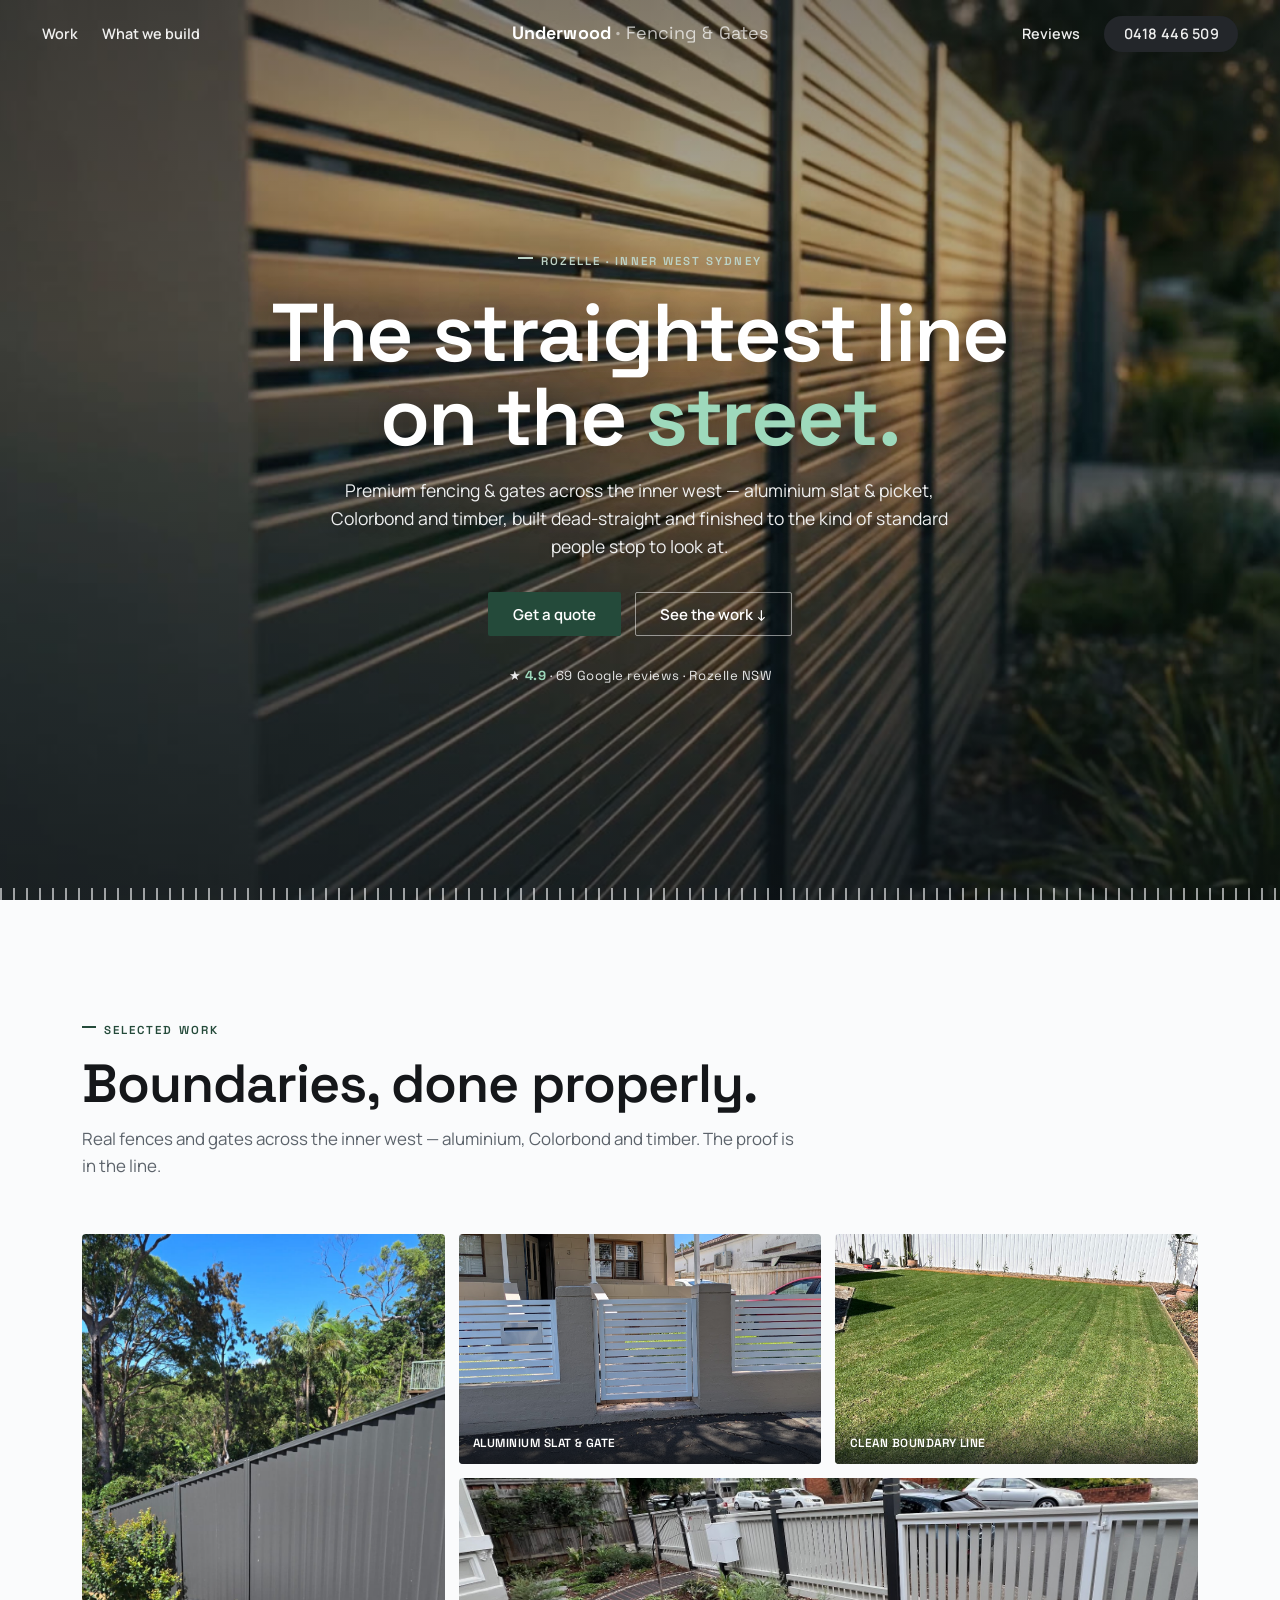
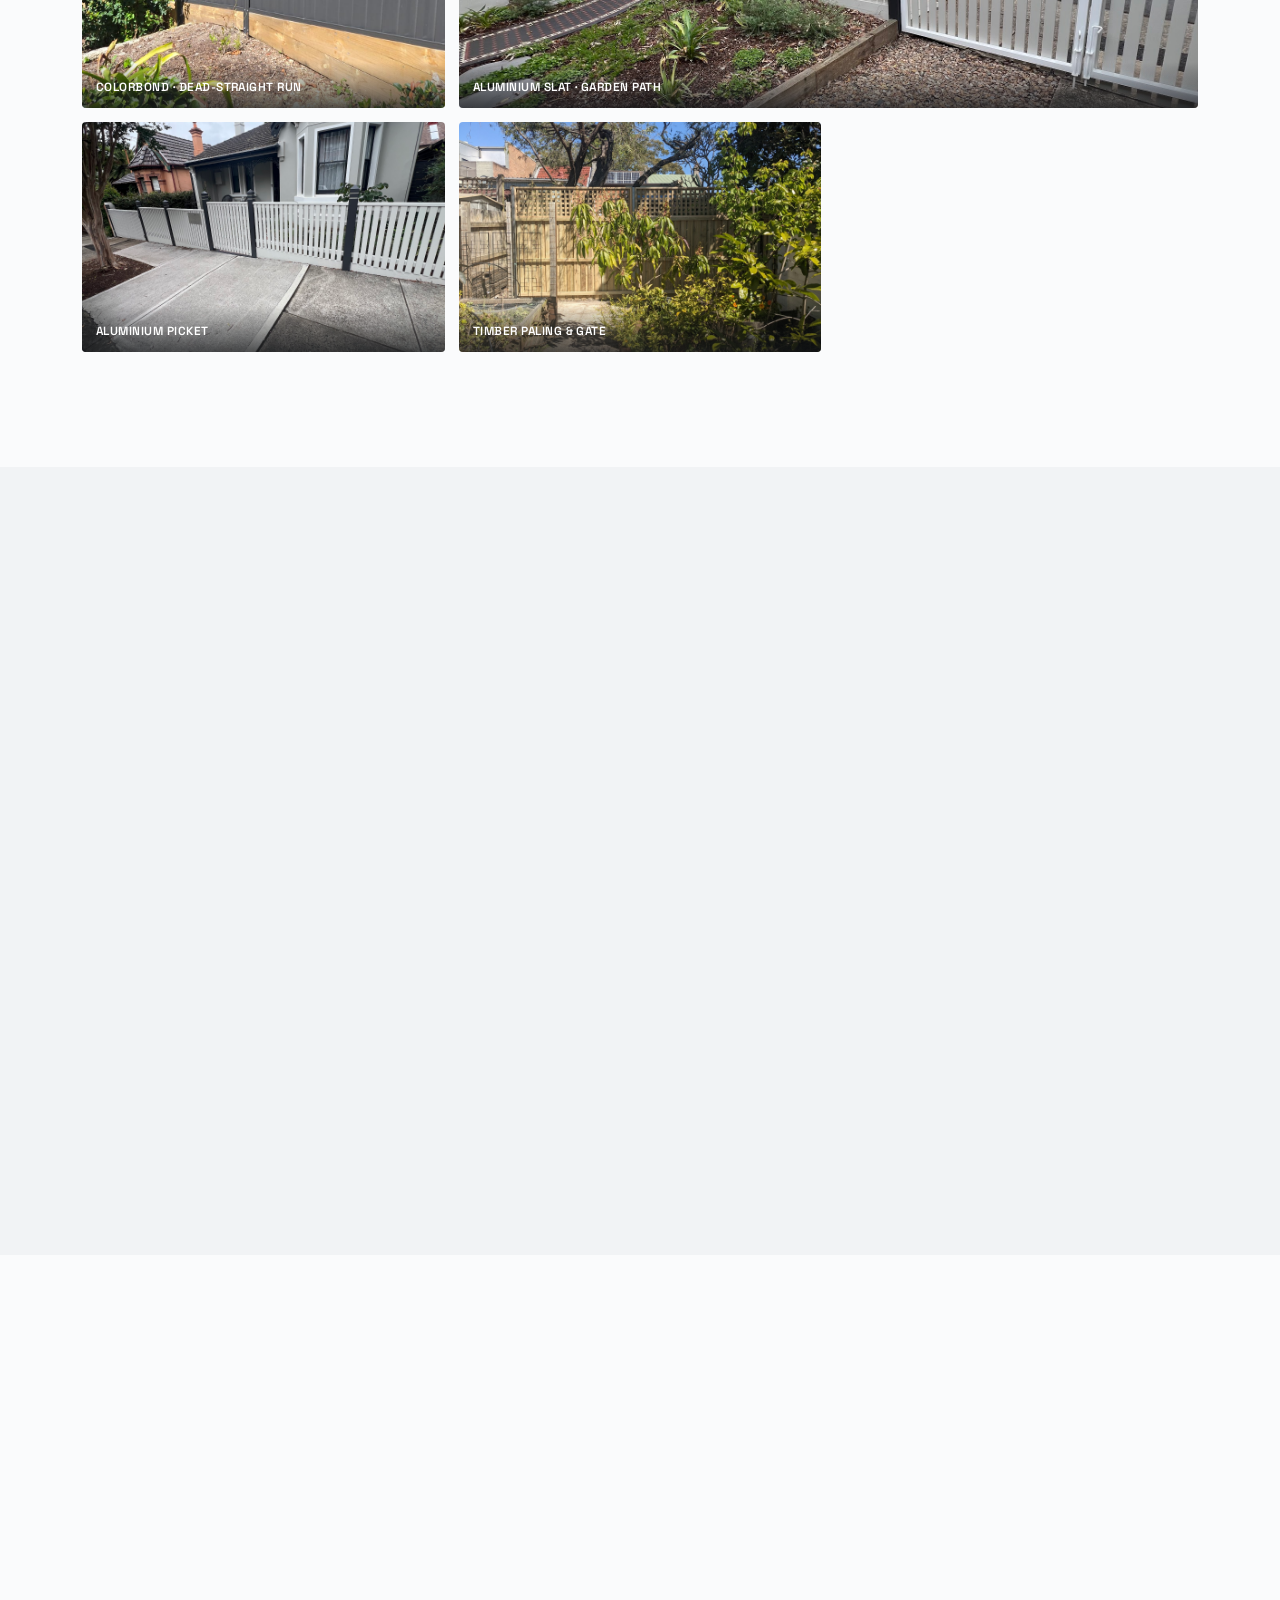
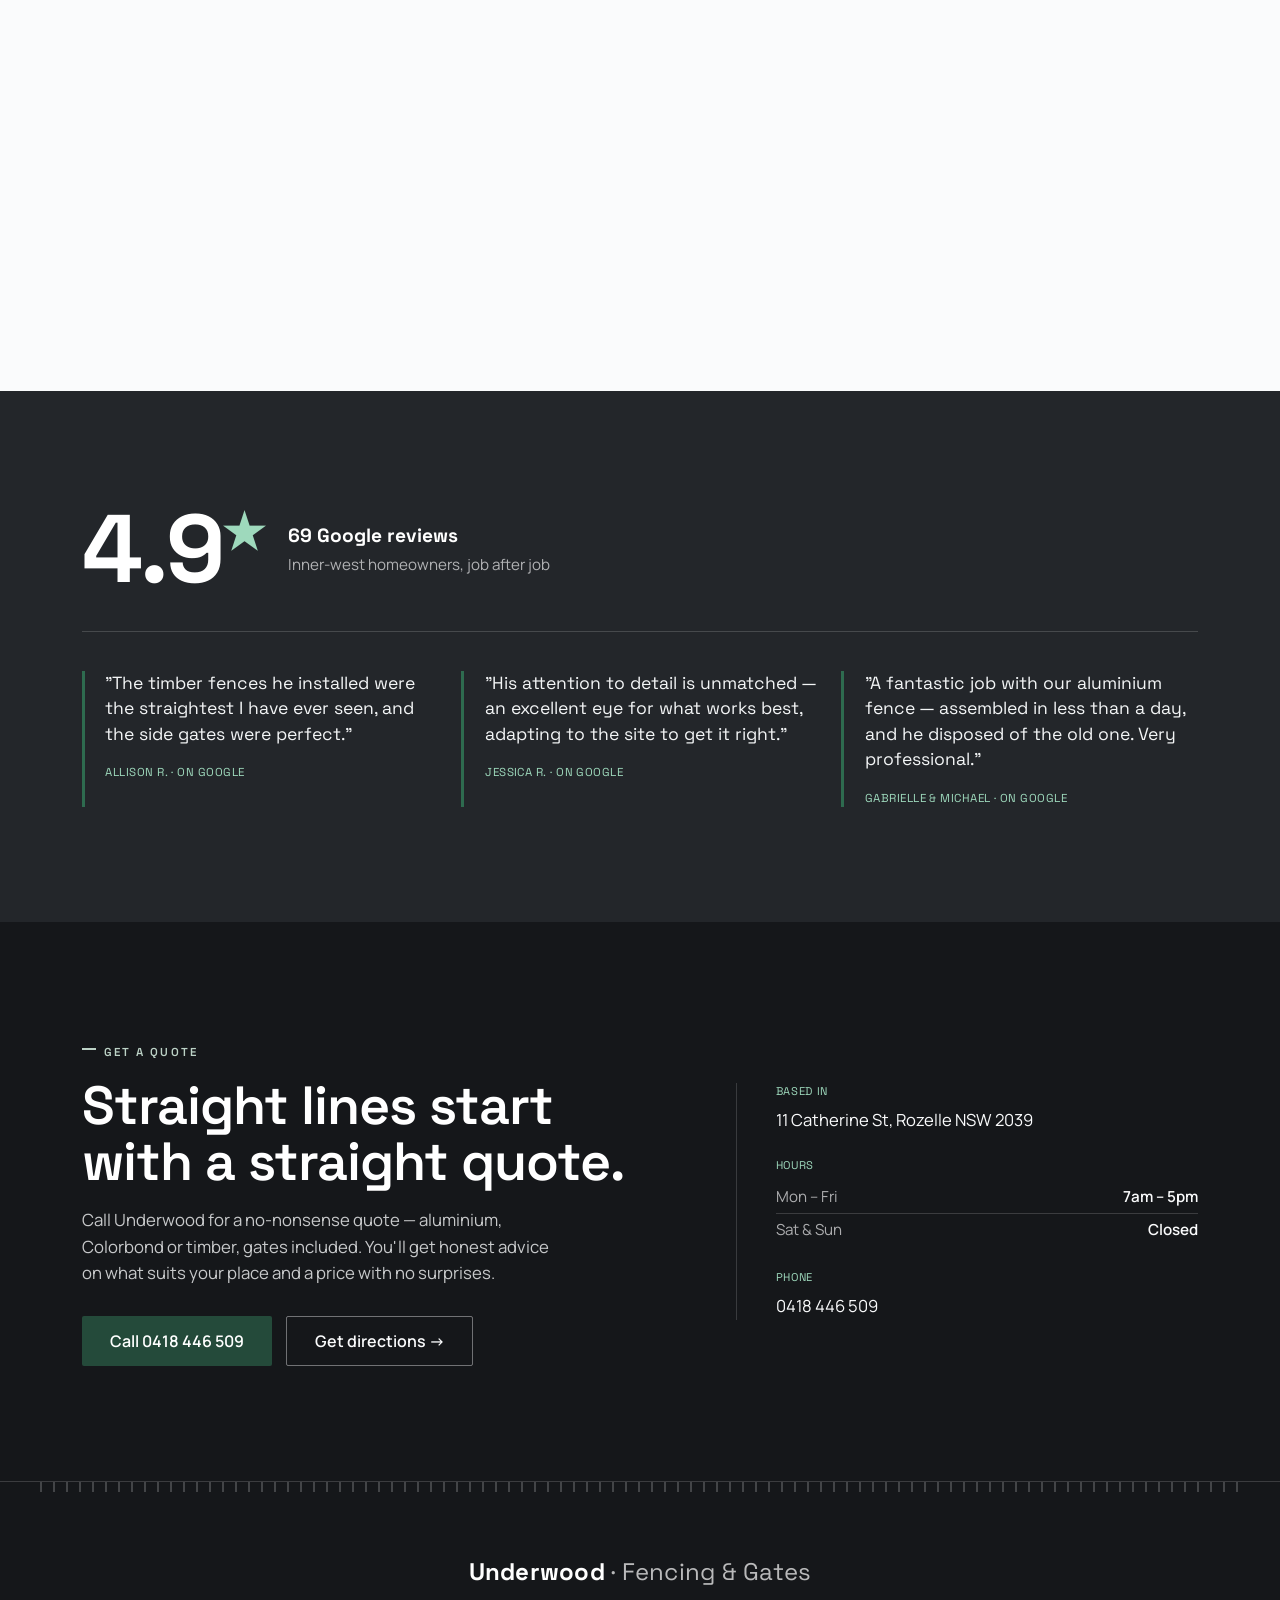
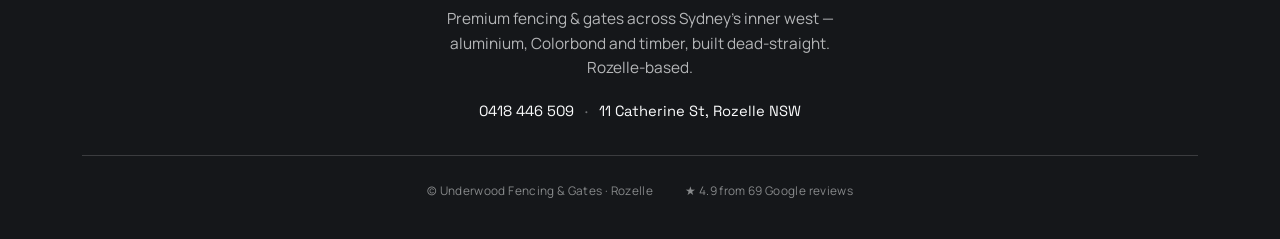
<file: index.html>
<!doctype html>
<html lang="en">
<head>
<meta charset="utf-8">
<meta name="viewport" content="width=device-width,initial-scale=1">
<meta name="robots" content="noindex,nofollow">
<title>Underwood Fencing &amp; Gates · Rozelle — premium aluminium, Colorbond &amp; timber fencing</title>
<meta name="description" content="Underwood Fencing &amp; Gates, Rozelle. Premium fencing &amp; gates across Sydney's inner west — aluminium slat &amp; picket, Colorbond, timber paling, side &amp; driveway gates. Meticulous, dead-straight lines. 4.9★ from 69 Google reviews. Call 0418 446 509.">
<link rel="preconnect" href="https://fonts.googleapis.com">
<link rel="preconnect" href="https://fonts.gstatic.com" crossorigin>
<link href="https://fonts.googleapis.com/css2?family=Space+Grotesk:wght@400;500;600;700&family=Manrope:wght@400;500;600;700;800&display=swap" rel="stylesheet">
<link rel="stylesheet" href="tokens.css">
<link rel="stylesheet" href="styles.css?v=2">
</head>
<body>

<!-- NAV · centred-logo -->
<nav class="nav" id="nav">
  <div class="nav-side nav-left">
    <a href="#work">Work</a>
    <a href="#materials">What we build</a>
  </div>
  <a class="wordmark" href="#top">Underwood<span class="amp"> · </span><span class="mk">Fencing &amp; Gates</span></a>
  <div class="nav-side nav-right">
    <a href="#reviews">Reviews</a>
    <a class="btn btn-pill" href="tel:+61418446509">0418 446 509</a>
  </div>
  <button class="nav-toggle" id="navToggle" aria-label="Menu"><span></span><span></span><span></span></button>
  <div class="nav-drawer" id="navDrawer">
    <a href="#work">Work</a>
    <a href="#materials">What we build</a>
    <a href="#reviews">Reviews</a>
    <a href="#visit">Visit</a>
    <a class="btn btn-pill" href="tel:+61418446509">Call 0418 446 509</a>
  </div>
</nav>

<!-- HERO · full-bleed cinematic fence-line video -->
<header class="hero" id="top">
  <div class="hero-media">
    <video autoplay muted loop playsinline poster="assets/images/hero-poster.jpg">
      <source src="assets/video/hero.mp4?v=1" type="video/mp4">
    </video>
  </div>
  <div class="wrap hero-inner">
    <span class="kicker light">Rozelle · Inner West Sydney</span>
    <h1>The straightest line<br>on the <span class="hl">street.</span></h1>
    <p class="sub">Premium fencing &amp; gates across the inner west — aluminium slat &amp; picket, Colorbond and timber, built dead-straight and finished to the kind of standard people stop to look at.</p>
    <div class="hero-cta">
      <a class="btn btn-primary" href="tel:+61418446509">Get a quote</a>
      <a class="btn btn-ghost" href="#work">See the work ↓</a>
    </div>
    <div class="rating-row">★ <b>4.9</b> · 69 Google reviews · Rozelle NSW</div>
  </div>
  <div class="slats" aria-hidden="true"></div>
</header>

<!-- WORK · gallery (the premium portfolio leads) -->
<section class="sec work" id="work">
  <div class="wrap">
    <div class="sec-head reveal">
      <span class="kicker">Selected work</span>
      <h2>Boundaries, done properly.</h2>
      <p>Real fences and gates across the inner west — aluminium, Colorbond and timber. The proof is in the line.</p>
    </div>
  </div>
  <div class="wrap">
    <div class="gallery reveal d1">
      <figure class="g-tall"><img src="assets/images/colorbond-charcoal.jpg" alt="Long dead-straight charcoal Colorbond fence beside a garden" loading="lazy"><figcaption>Colorbond · dead-straight run</figcaption></figure>
      <figure><img src="assets/images/aluminium-slat-gate.jpg" alt="White aluminium slat fence and gate at a heritage cottage" loading="lazy"><figcaption>Aluminium slat &amp; gate</figcaption></figure>
      <figure><img src="assets/images/fence-lawn.jpg" alt="Crisp white fence along a freshly mown lawn" loading="lazy"><figcaption>Clean boundary line</figcaption></figure>
      <figure class="g-wide"><img src="assets/images/aluminium-slat-path.jpg" alt="White aluminium slat fence along a garden path" loading="lazy"><figcaption>Aluminium slat · garden path</figcaption></figure>
      <figure><img src="assets/images/aluminium-picket.jpg" alt="White aluminium picket fence along a driveway" loading="lazy"><figcaption>Aluminium picket</figcaption></figure>
      <figure><img src="assets/images/timber-paling.jpg" alt="Timber paling fence with a lattice-topped gate" loading="lazy"><figcaption>Timber paling &amp; gate</figcaption></figure>
    </div>
  </div>
</section>

<!-- MATERIALS · spec grid -->
<section class="sec materials" id="materials">
  <div class="wrap">
    <div class="sec-head reveal">
      <span class="kicker">What we build</span>
      <h2>Every fence, every gate — built to last.</h2>
    </div>
    <div class="mat-grid reveal d1">
      <div class="mat"><span class="mt">01</span><h3>Aluminium slat</h3><p>Sleek horizontal-slat fences and gates — modern, low-maintenance, architectural.</p></div>
      <div class="mat"><span class="mt">02</span><h3>Aluminium picket</h3><p>Classic powder-coated picket fencing — crisp, clean and built to stay straight.</p></div>
      <div class="mat"><span class="mt">03</span><h3>Colorbond &amp; metal</h3><p>Durable steel boundary fencing in a dead-straight run, finished neatly end to end.</p></div>
      <div class="mat"><span class="mt">04</span><h3>Timber &amp; hardwood</h3><p>Hardwood paling and timber fences — warm, solid and properly set.</p></div>
      <div class="mat"><span class="mt">05</span><h3>Side &amp; driveway gates</h3><p>Matching gates that hang true and latch right — automation where you need it.</p></div>
      <div class="mat"><span class="mt">06</span><h3>Removal &amp; disposal</h3><p>Old fence out, new fence in — we clear the site and take the rubbish with us.</p></div>
    </div>
  </div>
</section>

<!-- ABOUT · precision two-col -->
<section class="sec precision" id="about">
  <div class="wrap precision-wrap">
    <div class="precision-copy reveal">
      <span class="kicker">The standard</span>
      <h2>Measured to the millimetre. Dead-straight, and it stays that way.</h2>
      <p>Underwood has built a name across the inner west for one simple thing: lines you'd put a spirit level against. With Max on the tools, clients come back job after job for the attention to detail, the honest advice on what suits the site, and a finish that's clean from the first post to the last.</p>
      <p class="precision-note">Hard-working, no fuss, and tidied up before we leave — old fence gone, site swept, gate hung true.</p>
    </div>
    <div class="precision-stats reveal d1">
      <div class="ps"><div class="n">4.9★</div><div class="l">Google rating</div></div>
      <div class="ps"><div class="n">69</div><div class="l">reviews</div></div>
      <div class="ps"><div class="n">Rozelle</div><div class="l">inner-west based</div></div>
      <div class="ps"><div class="n">Alu · Steel · Timber</div><div class="l">every material</div></div>
    </div>
  </div>
</section>

<!-- PROOF · score-band + pull quotes -->
<section class="sec proof" id="reviews">
  <div class="wrap">
    <div class="score reveal">
      <div class="score-big">4.9<span>★</span></div>
      <div class="score-meta"><b>69 Google reviews</b><span>Inner-west homeowners, job after job</span></div>
    </div>
    <div class="pulls reveal d1">
      <figure class="pull"><blockquote>"The timber fences he installed were the straightest I have ever seen, and the side gates were perfect."</blockquote><figcaption>Allison R. · on Google</figcaption></figure>
      <figure class="pull"><blockquote>"His attention to detail is unmatched — an excellent eye for what works best, adapting to the site to get it right."</blockquote><figcaption>Jessica R. · on Google</figcaption></figure>
      <figure class="pull"><blockquote>"A fantastic job with our aluminium fence — assembled in less than a day, and he disposed of the old one. Very professional."</blockquote><figcaption>Gabrielle &amp; Michael · on Google</figcaption></figure>
    </div>
  </div>
</section>

<!-- VISIT · big CTA band -->
<section class="sec visit" id="visit">
  <div class="wrap visit-wrap">
    <div class="visit-copy reveal">
      <span class="kicker light">Get a quote</span>
      <h2>Straight lines start with a straight quote.</h2>
      <p>Call Underwood for a no-nonsense quote — aluminium, Colorbond or timber, gates included. You'll get honest advice on what suits your place and a price with no surprises.</p>
      <div class="visit-cta">
        <a class="btn btn-primary big" href="tel:+61418446509">Call 0418 446 509</a>
        <a class="btn btn-ghost-light big" href="https://maps.google.com/?q=Underwood+Fencing+and+Gates+Catherine+St+Rozelle" target="_blank" rel="noopener">Get directions →</a>
      </div>
    </div>
    <div class="visit-info reveal d1">
      <div class="vi"><div class="l">Based in</div><a href="https://maps.google.com/?q=Underwood+Fencing+and+Gates+Catherine+St+Rozelle" target="_blank" rel="noopener">11 Catherine St, Rozelle NSW 2039</a></div>
      <div class="vi"><div class="l">Hours</div>
        <div class="hrs"><span>Mon – Fri</span><b>7am – 5pm</b></div>
        <div class="hrs"><span>Sat &amp; Sun</span><b>Closed</b></div>
      </div>
      <div class="vi"><div class="l">Phone</div><a href="tel:+61418446509">0418 446 509</a></div>
    </div>
  </div>
</section>

<!-- FOOTER · dark-centred -->
<footer>
  <div class="wrap foot-c">
    <div class="slats foot-slats" aria-hidden="true"></div>
    <a class="wordmark" href="#top">Underwood<span class="mk"> · Fencing &amp; Gates</span></a>
    <p class="foot-blurb">Premium fencing &amp; gates across Sydney's inner west — aluminium, Colorbond and timber, built dead-straight. Rozelle-based.</p>
    <div class="foot-contact">
      <a href="tel:+61418446509">0418 446 509</a>
      <span class="dot">·</span>
      <a href="https://maps.google.com/?q=Underwood+Fencing+and+Gates+Catherine+St+Rozelle" target="_blank" rel="noopener">11 Catherine St, Rozelle NSW</a>
    </div>
    <div class="foot-bot"><span>© Underwood Fencing &amp; Gates · Rozelle</span><span>★ 4.9 from 69 Google reviews</span></div>
  </div>
</footer>

<script src="main.js?v=3"></script>
</body>
</html>
</file>
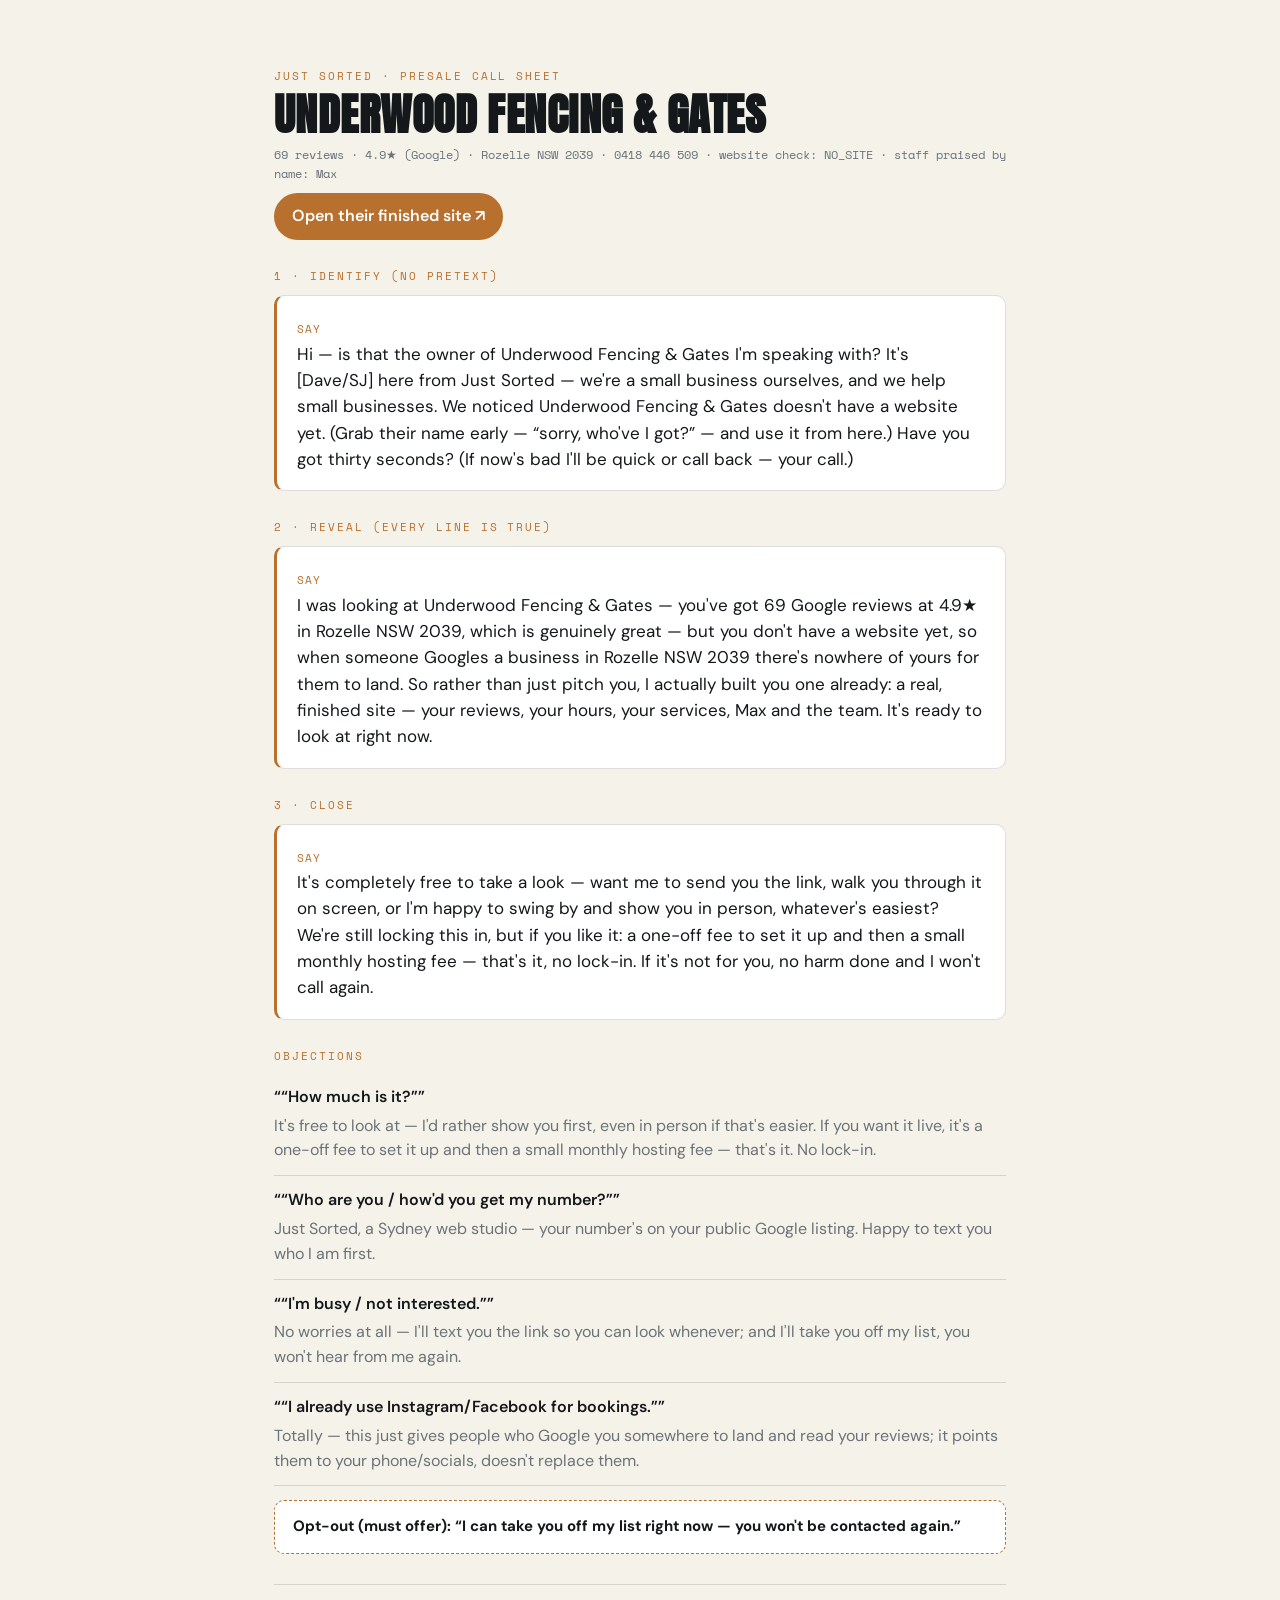
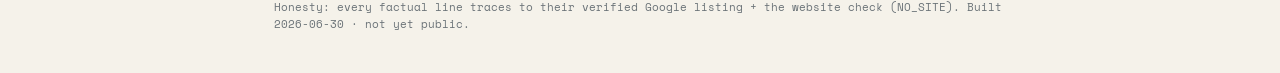
<file: call-sheet.html>
<!DOCTYPE html><html lang="en-AU"><head><meta charset="UTF-8">
<meta name="viewport" content="width=device-width, initial-scale=1">
<meta name="robots" content="noindex,nofollow">
<title>Call sheet — Underwood Fencing &amp; Gates</title>
<link href="https://fonts.googleapis.com/css2?family=Anton&family=DM+Sans:wght@400;500;600&family=Space+Mono:wght@400;700&display=swap" rel="stylesheet">
<style>
:root{--ink:#14181B;--paper:#F5F2EA;--clay:#B7702D;--steel:#6B7378;--line:rgba(20,24,27,.14)}
*{box-sizing:border-box;margin:0;padding:0}
body{font-family:'DM Sans',system-ui,sans-serif;background:var(--paper);color:var(--ink);line-height:1.55;padding:40px 24px;max-width:780px;margin:0 auto}
h1{font-family:'Anton',sans-serif;text-transform:uppercase;font-size:clamp(28px,5vw,44px);letter-spacing:.01em;line-height:.98}
.lbl{font-family:'Space Mono',monospace;font-size:11px;letter-spacing:.18em;text-transform:uppercase;color:var(--clay);margin:28px 0 8px}
.facts{font-family:'Space Mono',monospace;font-size:12px;color:var(--steel);margin-top:10px}
.act{background:#fff;border:1px solid var(--line);border-left:3px solid var(--clay);border-radius:10px;padding:18px 20px;margin-top:10px;font-size:17px}
.actno{font-family:'Space Mono',monospace;font-size:11px;color:var(--clay);letter-spacing:.1em}
.prev{display:inline-block;margin-top:10px;background:var(--clay);color:#fff;font-weight:600;padding:11px 18px;border-radius:999px;text-decoration:none}
.obj{border-bottom:1px solid var(--line);padding:12px 0}.obj q{font-weight:600}.obj p{color:var(--steel);margin-top:4px}
.optout{background:#fff;border:1px dashed var(--clay);border-radius:10px;padding:14px 18px;margin-top:14px;font-size:15px}
.foot{font-family:'Space Mono',monospace;font-size:11px;color:var(--steel);margin-top:30px;border-top:1px solid var(--line);padding-top:14px}
</style></head><body>
<div class="lbl">Just Sorted · presale call sheet</div>
<h1>Underwood Fencing &amp; Gates</h1>
<div class="facts">69 reviews · 4.9★ (Google) · Rozelle NSW 2039 · 0418 446 509 · website check: NO_SITE · staff praised by name: Max</div>
<a class="prev" href="/d/presale/underwood-gates/index.html" target="_blank">Open their finished site ↗</a>
<div class="lbl">1 · Identify (no pretext)</div><div class="act"><span class="actno">SAY</span><br>Hi — is that the owner of Underwood Fencing &amp; Gates I&#x27;m speaking with? It&#x27;s [Dave/SJ] here from Just Sorted — we&#x27;re a small business ourselves, and we help small businesses. We noticed Underwood Fencing &amp; Gates doesn&#x27;t have a website yet. (Grab their name early — “sorry, who&#x27;ve I got?” — and use it from here.) Have you got thirty seconds? (If now&#x27;s bad I&#x27;ll be quick or call back — your call.)</div>
<div class="lbl">2 · Reveal (every line is true)</div><div class="act"><span class="actno">SAY</span><br>I was looking at Underwood Fencing &amp; Gates — you&#x27;ve got 69 Google reviews at 4.9★ in Rozelle NSW 2039, which is genuinely great — but you don&#x27;t have a website yet, so when someone Googles a business in Rozelle NSW 2039 there&#x27;s nowhere of yours for them to land. So rather than just pitch you, I actually built you one already: a real, finished site — your reviews, your hours, your services, Max and the team. It&#x27;s ready to look at right now.</div>
<div class="lbl">3 · Close</div><div class="act"><span class="actno">SAY</span><br>It&#x27;s completely free to take a look — want me to send you the link, walk you through it on screen, or I&#x27;m happy to swing by and show you in person, whatever&#x27;s easiest? We&#x27;re still locking this in, but if you like it: a one-off fee to set it up and then a small monthly hosting fee — that&#x27;s it, no lock-in. If it&#x27;s not for you, no harm done and I won&#x27;t call again.</div>
<div class="lbl">Objections</div><div class="obj"><q>“How much is it?”</q><p>It&#x27;s free to look at — I&#x27;d rather show you first, even in person if that&#x27;s easier. If you want it live, it&#x27;s a one-off fee to set it up and then a small monthly hosting fee — that&#x27;s it. No lock-in.</p></div><div class="obj"><q>“Who are you / how&#x27;d you get my number?”</q><p>Just Sorted, a Sydney web studio — your number&#x27;s on your public Google listing. Happy to text you who I am first.</p></div><div class="obj"><q>“I&#x27;m busy / not interested.”</q><p>No worries at all — I&#x27;ll text you the link so you can look whenever; and I&#x27;ll take you off my list, you won&#x27;t hear from me again.</p></div><div class="obj"><q>“I already use Instagram/Facebook for bookings.”</q><p>Totally — this just gives people who Google you somewhere to land and read your reviews; it points them to your phone/socials, doesn&#x27;t replace them.</p></div>
<div class="optout"><b>Opt-out (must offer): “I can take you off my list right now — you won&#x27;t be contacted again.”</b></div>
<div class="foot">Honesty: every factual line traces to their verified Google listing + the website check (NO_SITE). Built 2026-06-30 · not yet public.</div>
</body></html>
</file>
<file: tokens.css>
/* Underwood Fencing & Gates — design tokens. Premium architectural monochrome.
   Grounded: their REAL work — charcoal Colorbond + crisp white aluminium + green gardens
   (no logo/site → no brand colours to match). Cool, precise, dead-straight.
   Distinct from prior builds — esp. the EARLIER Affordable Fencing (earthy Archivo): this is
   cool graphite + aluminium + a single deep-eucalypt accent, Space Grotesk architectural type. */
:root{
  /* palette — architectural monochrome */
  --paper:     #FAFBFC;   /* crisp cool white */
  --paper-2:   #F1F3F5;   /* faint aluminium-tint surface */
  --aluminium: #C9CDD2;   /* cool grey — lines/rules */
  --alu-soft:  #E5E8EB;
  --graphite:  #23262A;   /* Colorbond charcoal — dark bands */
  --graph-2:   #2C3035;
  --ink:       #15171A;   /* near-black architectural ink (text) */
  --ink-soft:  #5C636B;
  --eucalypt:  #244A3A;   /* deep eucalypt green — single restrained accent */
  --euc-bright:#2E6B4F;   /* slightly brighter green for hovers/links */
  --line:      rgba(21,23,26,.14);
  --line-soft: rgba(21,23,26,.07);
  --line-light:rgba(250,251,252,.16);  /* hairlines on dark */

  /* type */
  --f-display: "Space Grotesk", "Helvetica Neue", Arial, sans-serif;  /* architectural, precise */
  --f-body:    "Manrope", "Helvetica Neue", Arial, sans-serif;        /* clean premium */
  --t-hero:  clamp(2.7rem, 6.4vw, 5.6rem);
  --t-h2:    clamp(2rem, 4.2vw, 3.4rem);
  --t-h3:    clamp(1.2rem, 1.8vw, 1.55rem);
  --t-mega:  clamp(3rem, 9vw, 7.5rem);
  --t-body:  1.05rem;
  --t-kicker:.72rem;

  /* spacing */
  --s-2:.5rem; --s-3:.85rem; --s-4:1.4rem; --s-5:2.2rem; --s-6:3.4rem; --s-7:clamp(4rem,9vw,7.5rem);
  --maxw:1200px;

  /* radii — sharp, architectural (almost square; this is precision fencing) */
  --r-sm:2px; --r-md:4px; --r-lg:6px; --r-pill:999px;

  /* shadows — cool, low */
  --shadow-soft: 0 20px 56px -28px rgba(21,23,26,.42);
  --shadow-card: 0 12px 30px -18px rgba(21,23,26,.30);

  /* motion */
  --dur:.5s;
  --ease: cubic-bezier(.22,1,.36,1);
  --ease-out: cubic-bezier(.16,1,.3,1);
}
</file>
<file: styles.css>
/* Underwood Fencing & Gates — premium architectural monochrome. Gallery-led. Fence-line signature. */
*{box-sizing:border-box;margin:0;padding:0}
html{scroll-behavior:smooth}
body{font-family:var(--f-body);color:var(--ink);background:var(--paper);font-size:var(--t-body);line-height:1.6;-webkit-font-smoothing:antialiased;overflow-x:hidden}
img{max-width:100%;display:block}
a{color:inherit;text-decoration:none}
.wrap{max-width:var(--maxw);margin:0 auto;padding:0 clamp(1.2rem,4vw,2.6rem)}

/* fence-line signature — repeating vertical slats */
.slats{height:10px;background:repeating-linear-gradient(90deg,var(--graphite) 0 2px,transparent 2px 13px)}
.hero .slats{position:absolute;left:0;right:0;bottom:0;z-index:4;height:12px;
  background:repeating-linear-gradient(90deg,rgba(250,251,252,.85) 0 2px,transparent 2px 13px);opacity:.7}

/* kicker */
.kicker{display:inline-block;font-family:var(--f-display);font-size:var(--t-kicker);font-weight:600;
  letter-spacing:.18em;text-transform:uppercase;color:var(--eucalypt);padding-left:1.4rem;position:relative;margin-bottom:1rem}
.kicker::before{content:"";position:absolute;left:0;top:.42em;width:.9rem;height:2px;background:var(--eucalypt)}
.kicker.light{color:#bcd2c6}.kicker.light::before{background:#bcd2c6}

/* buttons */
.btn{display:inline-flex;align-items:center;gap:.5rem;font-weight:600;font-size:.94rem;
  padding:.85rem 1.5rem;border-radius:var(--r-sm);transition:transform var(--dur) var(--ease),background var(--dur),color var(--dur),border-color var(--dur);cursor:pointer;border:1.5px solid transparent;line-height:1}
.btn:hover{transform:translateY(-2px)}
.btn-primary{background:var(--eucalypt);color:#fff}
.btn-primary:hover{background:var(--euc-bright)}
.btn-ghost{background:transparent;border-color:rgba(255,255,255,.5);color:#fff}
.btn-ghost:hover{border-color:#fff;background:rgba(255,255,255,.08)}
.btn-ghost-light{background:transparent;border-color:rgba(250,251,252,.4);color:var(--paper)}
.btn-ghost-light:hover{border-color:var(--paper);background:rgba(250,251,252,.08)}
.btn-pill{background:var(--graphite);color:#fff;border-radius:var(--r-pill);padding:.6rem 1.15rem;font-size:.84rem;font-weight:700;letter-spacing:.02em}
.btn-pill:hover{background:var(--ink)}
.btn.big{padding:1rem 1.7rem;font-size:1rem}

/* NAV · centred-logo */
.nav{position:fixed;top:0;left:0;right:0;z-index:50;display:grid;grid-template-columns:1fr auto 1fr;align-items:center;
  padding:1rem clamp(1.2rem,4vw,2.6rem);transition:background var(--dur),box-shadow var(--dur),padding var(--dur)}
.nav.scrolled{background:var(--paper);box-shadow:0 1px 0 var(--line);padding-top:.7rem;padding-bottom:.7rem}
.nav-side{display:flex;align-items:center;gap:1.5rem}
.nav-right{justify-content:flex-end}
.nav-side a{font-size:.9rem;font-weight:600;color:rgba(255,255,255,.92);transition:color var(--dur)}
.nav-side a:hover{color:#fff}
.nav.scrolled .nav-side a{color:var(--ink-soft)}
.nav.scrolled .nav-side a:hover{color:var(--ink)}
.nav.scrolled .nav-side a.btn-pill{color:#fff}
.wordmark{font-family:var(--f-display);font-size:1.12rem;font-weight:700;letter-spacing:.01em;color:#fff;white-space:nowrap;transition:color var(--dur)}
.wordmark .mk{font-weight:400;color:rgba(255,255,255,.7)}
.wordmark .amp{color:rgba(255,255,255,.5)}
.nav.scrolled .wordmark{color:var(--ink)}
.nav.scrolled .wordmark .mk{color:var(--ink-soft)}
.nav-toggle{display:none;flex-direction:column;gap:5px;background:none;border:0;cursor:pointer;padding:6px}
.nav-toggle span{width:24px;height:2px;background:#fff;transition:background var(--dur)}
.nav.scrolled .nav-toggle span{background:var(--ink)}
.nav-drawer{display:none}

/* HERO */
.hero{position:relative;min-height:100svh;display:grid;place-items:center;text-align:center;overflow:hidden;background:var(--ink)}
.hero-media{position:absolute;inset:0;z-index:0}
.hero-media video{width:100%;height:100%;object-fit:cover}
.hero-media::after{content:"";position:absolute;inset:0;
  background:linear-gradient(180deg,rgba(20,22,25,.50) 0%,rgba(20,22,25,.26) 38%,rgba(20,22,25,.58) 100%)}
.hero-inner{position:relative;z-index:3;max-width:900px;padding:7rem 1.4rem 5rem}
.hero h1{font-family:var(--f-display);font-weight:600;font-size:var(--t-hero);line-height:1.02;letter-spacing:-.02em;color:#fff;margin:.3rem 0 1.1rem;text-shadow:0 2px 28px rgba(0,0,0,.34)}
.hero h1 .hl{color:#9ED9BC}
.hero .sub{max-width:620px;margin:0 auto 2rem;color:rgba(250,251,252,.94);font-size:1.1rem;text-shadow:0 1px 16px rgba(0,0,0,.3)}
.hero-cta{display:flex;gap:.9rem;justify-content:center;flex-wrap:wrap}
.rating-row{margin-top:1.8rem;font-family:var(--f-display);font-size:.82rem;letter-spacing:.04em;color:rgba(250,251,252,.9)}
.rating-row b{color:#9ED9BC}

/* section base */
.sec{padding:var(--s-7) 0;position:relative}
.sec-head{max-width:720px;margin-bottom:var(--s-6)}
.sec-head h2{font-family:var(--f-display);font-weight:600;font-size:var(--t-h2);line-height:1.04;letter-spacing:-.018em;color:var(--ink)}
.sec-head p{margin-top:.85rem;color:var(--ink-soft);font-size:1.06rem}
.reveal{opacity:0;transform:translateY(20px);transition:opacity .7s var(--ease-out),transform .7s var(--ease-out)}
.reveal.in{opacity:1;transform:none}
.reveal.d1{transition-delay:.09s}.reveal.d2{transition-delay:.18s}

/* WORK · gallery */
.gallery{display:grid;grid-template-columns:repeat(3,1fr);grid-auto-rows:230px;gap:14px}
.gallery figure{position:relative;overflow:hidden;border-radius:var(--r-md);background:var(--paper-2)}
.gallery img{width:100%;height:100%;object-fit:cover;transition:transform .8s var(--ease)}
.gallery figure:hover img{transform:scale(1.05)}
.gallery .g-tall{grid-row:span 2}
.gallery .g-wide{grid-column:span 2}
.gallery figcaption{position:absolute;left:0;bottom:0;right:0;padding:1rem .9rem .7rem;
  font-family:var(--f-display);font-size:.74rem;font-weight:600;letter-spacing:.04em;text-transform:uppercase;color:#fff;
  background:linear-gradient(180deg,transparent,rgba(20,22,25,.72))}

/* MATERIALS · spec grid */
.materials{background:var(--paper-2)}
.mat-grid{display:grid;grid-template-columns:repeat(3,1fr);gap:1px;background:var(--line);border:1px solid var(--line)}
.mat{background:var(--paper);padding:1.9rem 1.7rem;display:flex;flex-direction:column;gap:.4rem;transition:background var(--dur)}
.mat:hover{background:var(--paper-2)}
.mat .mt{font-family:var(--f-display);font-size:.78rem;font-weight:700;color:var(--eucalypt)}
.mat h3{font-family:var(--f-display);font-weight:600;font-size:1.22rem;color:var(--ink)}
.mat p{color:var(--ink-soft);font-size:.96rem}

/* ABOUT · precision two-col */
.precision-wrap{display:grid;grid-template-columns:1.4fr 1fr;gap:clamp(2rem,6vw,5rem);align-items:center}
.precision h2{font-family:var(--f-display);font-weight:600;font-size:var(--t-h2);line-height:1.06;letter-spacing:-.018em;color:var(--ink);margin-bottom:1.1rem}
.precision-copy p{color:var(--ink-soft);max-width:54ch;margin-bottom:1rem}
.precision-note{font-weight:600;color:var(--ink)}
.precision-stats{display:flex;flex-direction:column;gap:0;border-left:2px solid var(--eucalypt);padding-left:1.6rem}
.precision-stats .ps{padding:1rem 0;border-bottom:1px solid var(--line)}
.precision-stats .ps:last-child{border-bottom:0}
.precision-stats .n{font-family:var(--f-display);font-size:1.5rem;font-weight:600;color:var(--ink)}
.precision-stats .l{font-family:var(--f-display);font-size:.72rem;letter-spacing:.05em;text-transform:uppercase;color:var(--ink-soft);margin-top:.15rem}

/* PROOF · score-band + pulls (dark) */
.proof{background:var(--graphite);color:var(--paper)}
.score{display:flex;align-items:center;gap:1.6rem;padding-bottom:2.4rem;margin-bottom:2.4rem;border-bottom:1px solid var(--line-light)}
.score-big{font-family:var(--f-display);font-weight:700;font-size:clamp(3.4rem,9vw,6rem);line-height:.9;color:#fff;letter-spacing:-.03em}
.score-big span{color:#9ED9BC;font-size:.5em;vertical-align:super}
.score-meta b{display:block;font-family:var(--f-display);font-size:1.2rem;color:#fff}
.score-meta span{color:rgba(250,251,252,.66);font-size:.95rem}
.pulls{display:grid;grid-template-columns:repeat(3,1fr);gap:1.4rem}
.pull{border-left:3px solid var(--euc-bright);padding-left:1.3rem}
.pull blockquote{font-family:var(--f-display);font-weight:400;font-size:1.1rem;line-height:1.45;color:#f3f5f6}
.pull figcaption{margin-top:1rem;font-family:var(--f-display);font-size:.72rem;letter-spacing:.04em;text-transform:uppercase;color:#9ED9BC}

/* VISIT · big CTA band */
.visit{background:var(--ink);color:var(--paper)}
.visit-wrap{display:grid;grid-template-columns:1.25fr 1fr;gap:clamp(2rem,6vw,5rem);align-items:center}
.visit h2{font-family:var(--f-display);font-weight:600;font-size:var(--t-h2);line-height:1.05;letter-spacing:-.018em;color:#fff;margin-bottom:1rem}
.visit-copy p{color:rgba(250,251,252,.78);max-width:48ch;margin-bottom:1.8rem}
.visit-cta{display:flex;gap:.9rem;flex-wrap:wrap}
.visit-info{border-left:1px solid var(--line-light);padding-left:clamp(1.4rem,3vw,2.4rem);display:flex;flex-direction:column;gap:1.4rem}
.visit-info .l{font-family:var(--f-display);font-size:.7rem;letter-spacing:.06em;text-transform:uppercase;color:#9ED9BC;margin-bottom:.4rem}
.visit-info .vi a{color:var(--paper);font-size:1.04rem}
.visit-info .vi a:hover{color:#9ED9BC}
.hrs{display:flex;justify-content:space-between;gap:1.5rem;padding:.25rem 0;border-bottom:1px solid var(--line-light);font-size:.95rem}
.hrs:last-child{border-bottom:0}
.hrs span{color:rgba(250,251,252,.66)}.hrs b{color:var(--paper);font-weight:600}

/* FOOTER · dark-centred */
footer{background:var(--ink);color:var(--paper);padding:0 0 2.4rem;text-align:center;border-top:1px solid var(--line-light)}
.foot-c{position:relative;padding-top:3.4rem}
.foot-slats{position:absolute;top:0;left:0;right:0;opacity:.5;
  background:repeating-linear-gradient(90deg,rgba(250,251,252,.4) 0 2px,transparent 2px 13px)}
footer .wordmark{display:inline-block;font-size:1.5rem;color:#fff;margin-top:1rem}
.foot-blurb{max-width:48ch;margin:1rem auto 1.2rem;color:rgba(250,251,252,.7);font-size:.96rem}
.foot-contact{display:flex;justify-content:center;align-items:center;gap:.7rem;flex-wrap:wrap;font-family:var(--f-display);font-size:.92rem}
.foot-contact a{color:var(--paper)}.foot-contact a:hover{color:#9ED9BC}.foot-contact .dot{color:rgba(250,251,252,.4)}
.foot-bot{display:flex;justify-content:center;gap:2rem;flex-wrap:wrap;margin-top:2rem;padding-top:1.6rem;border-top:1px solid var(--line-light);font-size:.74rem;letter-spacing:.03em;color:rgba(250,251,252,.5)}

/* responsive */
@media(max-width:860px){
  .nav{grid-template-columns:1fr auto;}
  .nav-left{display:none}
  .nav-right{display:none}
  .nav-toggle{display:flex;justify-self:end}
  .wordmark{justify-self:start;font-size:1rem}
  .nav-drawer{display:flex;flex-direction:column;gap:.4rem;position:fixed;top:0;right:0;height:100vh;width:min(80vw,330px);
    background:var(--paper);box-shadow:var(--shadow-soft);padding:5rem 1.6rem 2rem;transform:translateX(100%);transition:transform var(--dur) var(--ease);z-index:49}
  .nav-drawer.open{transform:none}
  .nav-drawer a{padding:.8rem .4rem;border-bottom:1px solid var(--line);color:var(--ink)}
  .nav-drawer a.btn-pill{color:#fff;border-bottom:0;margin-top:.6rem;justify-content:center}
  .gallery{grid-template-columns:1fr 1fr;grid-auto-rows:180px}
  .gallery .g-wide{grid-column:span 2}
  .gallery .g-tall{grid-row:span 1}
  .mat-grid{grid-template-columns:1fr}
  .precision-wrap{grid-template-columns:1fr}
  .precision-stats{border-left:0;border-top:2px solid var(--eucalypt);padding-left:0;padding-top:1.2rem;flex-direction:row;flex-wrap:wrap;gap:1.4rem}
  .precision-stats .ps{border-bottom:0;padding:0;min-width:40%}
  .pulls{grid-template-columns:1fr}
  .score{flex-direction:column;text-align:center;gap:.6rem}
  .visit-wrap{grid-template-columns:1fr}
  .visit-info{border-left:0;border-top:1px solid var(--line-light);padding-left:0;padding-top:1.6rem}
}
@media(prefers-reduced-motion:reduce){
  .reveal{opacity:1;transform:none}
  *{scroll-behavior:auto}
  .gallery figure:hover img{transform:none}
}

/* Hide Safari/iOS play-button overlay shown when autoplay is blocked — hero shows a clean
   poster frame; the muted video starts on autoplay (where allowed) or first scroll/tap. */
video::-webkit-media-controls-start-playback-button,
video::-webkit-media-controls-overlay-play-button,
video::-webkit-media-controls-play-button,
video::-webkit-media-controls-panel,
video::-webkit-media-controls{display:none!important;-webkit-appearance:none}
</file>
